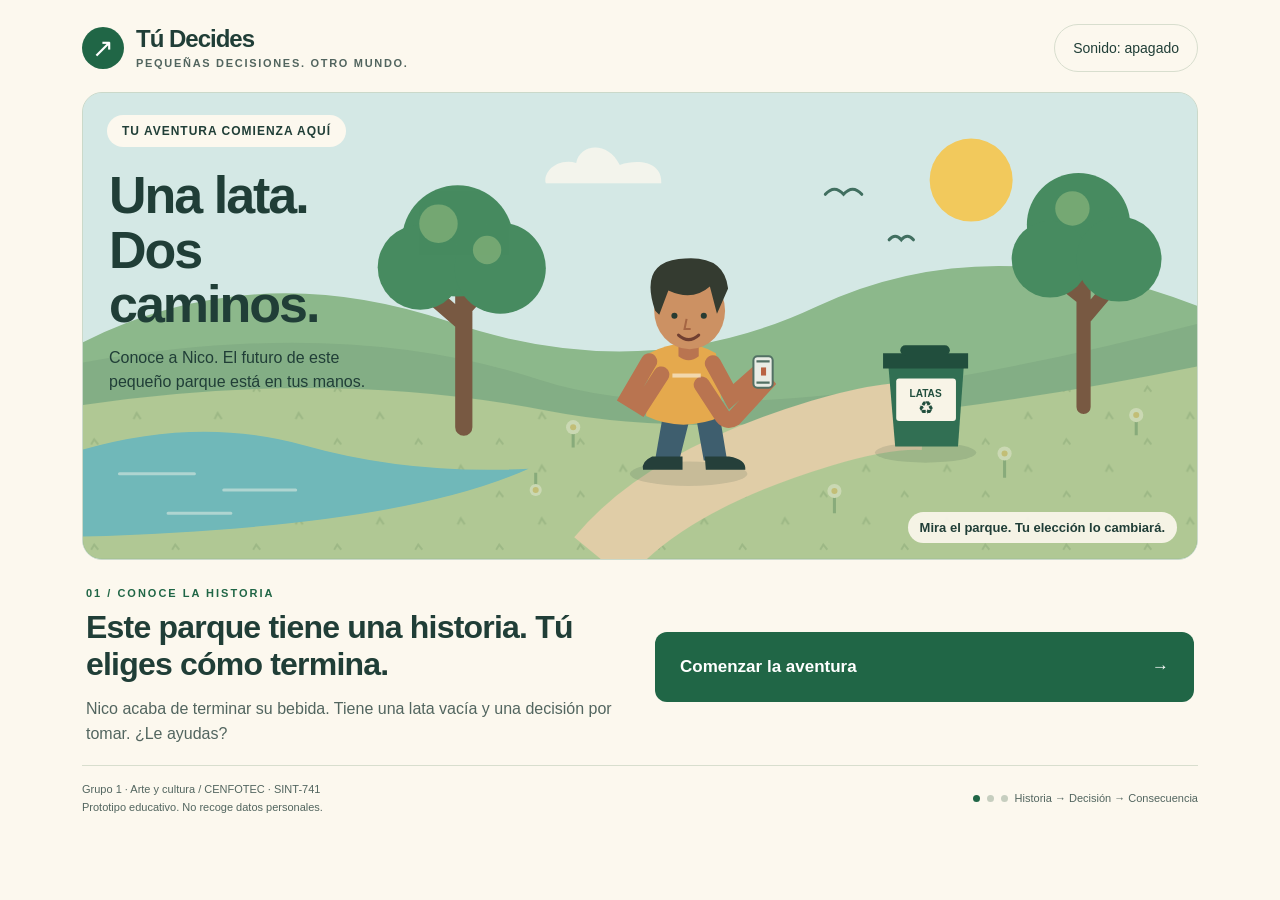
<file: 4. Estudiantes/Mario-Barsallo/lab-02/prototipo/Tu-Decides.html>
<!doctype html>
<html lang="es">
<head>
<meta charset="utf-8"><meta name="viewport" content="width=device-width, initial-scale=1">
<meta name="description" content="Tú Decides: un juego narrativo sobre una lata y dos caminos para nuestro entorno.">
<title>Tú Decides · Una lata, dos caminos</title>
<style>
:root{--paper:#fcf8ee;--ink:#203e37;--muted:#52655f;--green:#206646;--orange:#9b4927;--line:#d8dece;--yellow:#f2c95c}
*{box-sizing:border-box}body{margin:0;background:var(--paper);color:var(--ink);font-family:'Trebuchet MS',Verdana,sans-serif}button{font:inherit;cursor:pointer;min-height:48px;border:0}button:focus-visible,textarea:focus-visible{outline:4px solid #1c67bd;outline-offset:5px}button:hover{filter:brightness(.94)}button:active{transform:translateY(2px)}[hidden]{display:none!important}
main{max-width:1180px;margin:auto;padding:24px 32px 32px}header{display:flex;align-items:center;justify-content:space-between;gap:16px;margin-bottom:20px}.brand{display:flex;align-items:center;gap:12px}.mark{width:42px;height:42px;border-radius:50%;background:var(--green);color:white;display:grid;place-items:center;font-size:26px}.brand strong{display:block;font-size:24px;letter-spacing:-1px}.brand small{font-size:11px;font-weight:bold;letter-spacing:1.7px;color:var(--muted);text-transform:uppercase}.tools{display:flex;gap:10px}.quiet{background:transparent;border:1px solid var(--line);border-radius:30px;padding:10px 18px;font-size:14px;color:var(--ink)}
.stage{position:relative;overflow:hidden;border-radius:20px;background:#d4e8e5;border:1px solid #cbd9ca}.scene{display:block;width:100%;height:auto;min-height:240px}.scene .sky{fill:#d4e8e5;transition:fill 1.2s}.scene .hill{fill:#8cb88b;transition:fill 1.2s}.scene .grass{fill:#b0c894;transition:fill 1.2s}.scene .water{fill:#70b8b9;transition:fill 1.2s}.scene .leaf{fill:#478b60;transition:fill 1.2s}.scene .sun{fill:#f2c95c;transition:fill 1.2s}.scene .trash{opacity:0;transition:opacity 1s}.scene .flowers{opacity:.35;transition:opacity 1s}.scene .bird{transition:opacity 1s}.scene .can-moving{transform-box:fill-box;transform-origin:center;transition:transform 1.1s ease-in-out}.scene .brow,.scene .sad-mouth{opacity:0}.scene .smile{opacity:1}.scene .happy-glow{opacity:0;transition:opacity 1s}
[data-world="clean"] .sky{fill:#cdece9}[data-world="clean"] .hill{fill:#6dad79}[data-world="clean"] .grass{fill:#9cc87d}[data-world="clean"] .flowers,[data-world="clean"] .happy-glow{opacity:1}[data-world="clean"] .can-moving{transform:translate(161px,26px) rotate(5deg);opacity:0;transition:transform 1.1s ease-in-out,opacity .3s .9s}[data-world="dirty"] .sky{fill:#c6c9c3}[data-world="dirty"] .hill{fill:#979e7c}[data-world="dirty"] .grass{fill:#b2af85}[data-world="dirty"] .water{fill:#8b9b88}[data-world="dirty"] .leaf{fill:#8b9972}[data-world="dirty"] .sun{fill:#d2c6a0}[data-world="dirty"] .trash{opacity:1}[data-world="dirty"] .flowers,[data-world="dirty"] .bird,[data-world="dirty"] .smile{opacity:0}[data-world="dirty"] .brow,[data-world="dirty"] .sad-mouth{opacity:1}[data-world="dirty"] .can-moving{transform:translate(40px,139px) rotate(12deg)}
.scene-tag{position:absolute;top:22px;left:24px;background:var(--paper);border-radius:22px;padding:9px 15px;font-size:12px;letter-spacing:1px;font-weight:bold;text-transform:uppercase}.intro-caption{position:absolute;top:75px;left:26px;max-width:310px}.intro-caption h1{font-size:clamp(28px,4.4vw,52px);line-height:1.05;letter-spacing:-2px;margin:0 0 14px}.intro-caption p{font-size:16px;line-height:1.5;margin:0;max-width:260px}.scene-note{position:absolute;right:20px;bottom:16px;background:#fcf8eee8;padding:8px 12px;border-radius:20px;font-size:13px;font-weight:bold}
.panel{display:grid;grid-template-columns:1fr 1fr;gap:30px;align-items:center;padding:27px 4px 18px}.eyebrow{font-size:11px;letter-spacing:2px;font-weight:bold;text-transform:uppercase;color:var(--green);margin:0 0 10px}h2{font-size:clamp(23px,3vw,32px);letter-spacing:-.8px;line-height:1.17;margin:0 0 12px}.copy{font-size:16px;line-height:1.6;color:var(--muted);margin:0}.actions{display:flex;gap:12px}.primary{background:var(--green);color:#fff;padding:16px 25px;border-radius:12px;font-weight:bold;font-size:17px}.start{width:100%;display:flex;align-items:center;justify-content:space-between;min-height:70px}.choice{flex:1;min-height:108px;text-align:left;border-radius:12px;padding:18px 20px;font-weight:bold;font-size:18px}.choice span{display:block;font-size:13px;margin-top:9px;font-weight:normal;line-height:1.4}.recycle{background:var(--green);color:white}.litter{background:#f3e4ce;color:#623822;border:1px solid #dac8af}.kbd{display:inline-grid!important;place-items:center!important;width:25px;height:25px;border:1px solid currentColor;border-radius:6px;font-size:12px!important;margin:0 8px 0 0!important;opacity:.8}.result-buttons{display:flex;flex-direction:column;gap:10px}.reflection{margin-top:16px;padding-top:16px;border-top:1px solid var(--line);font-size:14px;line-height:1.5}.reflection strong{display:block;margin-bottom:4px}footer{border-top:1px solid var(--line);padding-top:15px;display:flex;justify-content:space-between;gap:15px;color:var(--muted);font-size:11px;line-height:1.6}.progress{display:flex;gap:7px;align-items:center}.dot{width:7px;height:7px;border-radius:50%;background:#c6cebf}.dot.active{background:var(--green)}.sr-only{position:absolute;width:1px;height:1px;overflow:hidden;clip:rect(0,0,0,0)}
@media(max-width:650px){main{padding:16px}.brand strong{font-size:21px}.brand small{font-size:9px;letter-spacing:1px}.tools .quiet{padding:8px 12px;font-size:12px}.panel{grid-template-columns:1fr;gap:20px;padding-top:23px}.intro-caption{top:65px;left:18px;max-width:150px}.intro-caption h1{font-size:28px;letter-spacing:-1px}.intro-caption p{font-size:12px;max-width:145px}.scene-tag{top:14px;left:14px;font-size:10px}.scene{height:300px;object-fit:cover;object-position:54%}.scene-note{font-size:10px;right:10px;bottom:10px}.choice{padding:16px 12px;font-size:16px;min-height:105px}.choice span{font-size:12px}footer{flex-direction:column;gap:8px}h2{font-size:25px}}
@media(prefers-reduced-motion:reduce){*,*::before,*::after{transition:none!important;animation:none!important}}
</style>
</head>
<body>
<main>
<header><div class="brand"><span class="mark" aria-hidden="true">↗</span><div><strong>Tú Decides</strong><small>Pequeñas decisiones. Otro mundo.</small></div></div><div class="tools"><button id="sound" class="quiet" aria-pressed="false" type="button">Sonido: apagado</button></div></header>
<section class="stage" id="stage" data-world="neutral" aria-label="Parque donde ocurre la historia">
<span class="scene-tag" id="tag">Tu aventura comienza aquí</span>
<div class="intro-caption" id="intro-caption"><h1>Una lata.<br>Dos caminos.</h1><p>Conoce a Nico. El futuro de este pequeño parque está en tus manos.</p></div>
<svg class="scene" viewBox="0 0 1100 460" role="img" aria-labelledby="scene-title scene-desc" xmlns="http://www.w3.org/2000/svg">
<title id="scene-title">Nico y el parque</title><desc id="scene-desc">Nico tiene una lata vacía. A su derecha hay un contenedor para reciclar.</desc>
<defs><pattern id="grass-texture" width="80" height="52" patternUnits="userSpaceOnUse"><path d="M8 35l3-5 4 5M50 10l3-6 4 6" fill="none" stroke="#52774c" opacity=".2" stroke-width="2"/></pattern></defs>
<rect class="sky" width="1100" height="460"/>
<circle class="sun" cx="877" cy="86" r="41"/>
<g fill="#fcf8ee" opacity=".8"><path d="M530 71c-12-24-39-21-43-2-20-5-33 10-30 20h114c1-19-19-25-41-18Z"/><path d="M1010 154c-11-19-33-22-43-3-19-7-31 6-30 15h100c0-14-15-21-27-12Z"/></g>
<path class="hill" d="M0 246Q170 161 362 226T724 211T1100 210V460H0Z"/>
<path fill="#769e7c" opacity=".4" d="M0 266Q259 220 450 283T1100 228V460H0Z"/>
<path class="grass" d="M0 308Q244 272 460 314T1100 270V460H0Z"/>
<path fill="url(#grass-texture)" d="M0 308Q244 272 460 314T1100 270V460H0Z"/>
<path class="water" d="M0 352Q116 319 219 348T440 371Q313 429 0 438Z"/>
<path d="M36 376h74m29 16h71m-126 23h62" stroke="#fcf8ee" stroke-width="3" opacity=".45" stroke-linecap="round"/>
<g stroke="#785942" stroke-linecap="round"><path d="M376 330V170m0 57-39-34m39 19 33-36" stroke-width="17"/><path d="M988 310V158m0 45-30-24m30 44 33-39" stroke-width="14"/></g>
<g class="leaf"><circle cx="370" cy="146" r="55"/><circle cx="333" cy="172" r="42"/><circle cx="412" cy="173" r="45"/><circle cx="983" cy="130" r="51"/><circle cx="955" cy="164" r="38"/><circle cx="1023" cy="164" r="42"/></g>
<g fill="#b8d290" opacity=".4"><circle cx="351" cy="129" r="19"/><circle cx="399" cy="155" r="14"/><circle cx="977" cy="114" r="17"/></g>
<g class="bird" fill="none" stroke="#416f60" stroke-width="3" stroke-linecap="round"><path d="M733 100q9-10 18 0q9-10 18 0M796 145q6-7 12 0q6-7 12 0"/></g>
<path d="M511 460q63-77 218-124q63-19 101-17" fill="none" stroke="#e0cda7" stroke-width="67"/>
<ellipse cx="598" cy="376" rx="58" ry="12" fill="#203e37" opacity=".13"/>
<!-- Personaje original: Nico -->
<g id="nico"><path d="M573 316l-8 46h24l11-44m5 0 8 45h23l-9-55" fill="#3e5e6e"/><path d="M562 359h30v13h-39q-2-8 9-13m52 0h24q17 3 16 13h-39Z" fill="#253f3a"/><path d="M559 257q35-19 66 0l7 62q-40 17-76 0Z" fill="#e5a94d"/><path d="M559 265l-21 36 13 8 20-31m51-11 18 33 26-23 8 10-31 34q-8 5-13-4l-19-29" fill="none" stroke="#b97450" stroke-width="16" stroke-linecap="round"/><path d="M588 241v19q10 8 20 0v-19" fill="#b97450"/><ellipse cx="599" cy="215" rx="35" ry="38" fill="#cc9163"/><path d="M565 215q-16-46 23-51q45-6 49 29l-11 25-7-27q-17 15-41 4l-9 24Z" fill="#343b30"/><circle cx="584" cy="220" r="3" fill="#273b32"/><circle cx="613" cy="220" r="3" fill="#273b32"/><path d="M596 223l-2 10h6" fill="none" stroke="#a56543" stroke-width="2"/><path class="smile" d="M588 239q10 9 20 0" stroke="#703f31" fill="none" stroke-width="3" stroke-linecap="round"/><path class="sad-mouth" d="M589 245q9-8 19 0" stroke="#703f31" fill="none" stroke-width="3" stroke-linecap="round"/><path class="brow" d="M579 211l11 3m19 0 10-3" stroke="#343b30" stroke-width="3"/><path d="M582 279h28" stroke="#fcf8ee" stroke-width="4" opacity=".6"/></g>
<g class="can-moving"><rect x="662" y="260" width="19" height="31" rx="4" fill="#e9ece5" stroke="#527064" stroke-width="2"/><path d="M665 265h13m-13 21h13" stroke="#527064" stroke-width="2"/><path d="M672 271v8" stroke="#b96343" stroke-width="5"/></g>
<!-- Contenedor identificado por material, no por un código de color regional -->
<g><ellipse cx="832" cy="355" rx="50" ry="10" fill="#203e37" opacity=".13"/><path d="M795 266h75l-6 83h-62Z" fill="#316f53"/><path d="M790 257h84v15h-84Z" fill="#214e3d"/><rect x="807" y="249" width="49" height="10" rx="5" fill="#214e3d"/><rect x="803" y="282" width="59" height="42" rx="3" fill="#f8f4e7"/><text x="832" y="300" text-anchor="middle" font-family="Verdana,sans-serif" font-size="10" font-weight="bold" fill="#214e3d">LATAS</text><text x="832" y="317" text-anchor="middle" font-family="Verdana,sans-serif" font-size="18" fill="#214e3d">♻</text></g>
<g class="flowers"><g stroke="#41774d" stroke-width="3"><path d="M484 350v-17m426 47v-20m-168 55v-19m298-58v-17m-593 69v-15"/></g><g fill="#fcf8ee"><circle cx="484" cy="330" r="7"/><circle cx="910" cy="356" r="7"/><circle cx="742" cy="393" r="7"/><circle cx="1040" cy="318" r="7"/><circle cx="447" cy="392" r="6"/></g><g fill="#e4ad40"><circle cx="484" cy="330" r="3"/><circle cx="910" cy="356" r="3"/><circle cx="742" cy="393" r="3"/><circle cx="1040" cy="318" r="3"/><circle cx="447" cy="392" r="3"/></g></g>
<g class="trash" stroke="#8c755e" stroke-width="2"><path d="M498 386l22-7 13 14-27 5Z" fill="#dfc8b5"/><path d="M946 413l-7-18 18-6 13 14Z" fill="#f1ddbd"/><path d="M253 366l22-6 12 12-20 8Z" fill="#d9b0a1"/><rect x="731" y="347" width="13" height="26" rx="3" fill="#c9d7ce" transform="rotate(65 737 360)"/><path d="M1026 365l29 2-8 14-27-7Z" fill="#dbb797"/><path d="M408 428l-8-16 21-6 8 16Z" fill="#ded9bf"/><rect x="863" y="396" width="25" height="13" rx="3" fill="#c0cbc3" transform="rotate(-20 875 402)"/></g>
<g class="happy-glow" stroke="#fcf8ee" stroke-width="3" stroke-linecap="round"><path d="M882 241v12m-6-6h12m-169-17v10m-5-5h10m202 53v12m-6-6h12"/></g>
</svg>
<span class="scene-note" id="scene-note">Mira el parque. Tu elección lo cambiará.</span>
</section>
<section class="panel" aria-label="Historia y decisiones">
<div><p class="eyebrow" id="step-label">01 / Conoce la historia</p><h2 id="heading" tabindex="-1">Este parque tiene una historia.<br>Tú eliges cómo termina.</h2><p class="copy" id="story">Nico acaba de terminar su bebida. Tiene una lata vacía y una decisión por tomar. ¿Le ayudas?</p><div class="reflection" id="reflection" hidden><strong>Para conversar</strong><span id="reflection-text"></span></div></div>
<div>
<button class="primary start" id="start" type="button"><span>Comenzar la aventura</span><span aria-hidden="true">→</span></button>
<div class="actions" id="choices" hidden><button class="choice recycle" id="recycle" type="button"><span class="kbd" aria-hidden="true">1</span>Reciclarla<span>Poner la lata en el contenedor de latas.</span></button><button class="choice litter" id="litter" type="button"><span class="kbd" aria-hidden="true">2</span>Tirarla al suelo<span>Dejar la lata en el parque.</span></button></div>
<div class="result-buttons" id="results" hidden><button class="primary" id="reset" type="button">Volver a jugar ↻</button><p class="copy" style="font-size:13px">Prueba el otro camino y compara los dos finales.</p></div>
</div>
</section>
<p id="announcement" class="sr-only" role="status" aria-live="polite"></p>
<footer><span>Grupo 1 · Arte y cultura / CENFOTEC · SINT-741<br>Prototipo educativo. No recoge datos personales.</span><span class="progress" aria-label="Progreso de la historia"><i class="dot active"></i><i class="dot"></i><i class="dot"></i><span id="progress-label">Historia → Decisión → Consecuencia</span></span></footer>
</main>
<script id="game-engine">
(function(root){
  function transition(state, action){
    if (!state || action === 'reset') return {phase:'intro',world:'neutral',choice:null};
    if (action === 'start' && state.phase === 'intro') return {phase:'choice',world:'neutral',choice:null};
    if (state.phase === 'choice' && (action === 'recycle' || action === 'litter')) return {phase:'ending',world:action === 'recycle' ? 'clean' : 'dirty',choice:action};
    return state;
  }
  const api = {transition};
  if(typeof module !== 'undefined' && module.exports) module.exports = api;
  else root.TuDecides = api;
})(typeof window !== 'undefined' ? window : this);
</script>
<script>
(() => {
'use strict';
const $ = id => document.getElementById(id);
let state = TuDecides.transition(undefined,'reset');
let sound = false, audio = null, timer = null, noteIndex = 0;
const text = {
 intro: {tag:'Tu aventura comienza aquí',step:'01 / Conoce la historia',heading:'Este parque tiene una historia. Tú eliges cómo termina.',story:'Nico acaba de terminar su bebida. Tiene una lata vacía y una decisión por tomar. ¿Le ayudas?',note:'Mira el parque. Tu elección lo cambiará.',desc:'Nico tiene una lata vacía. A su derecha hay un contenedor para reciclar.'},
 choice: {tag:'Una pequeña decisión',step:'02 / Tú tienes el control',heading:'¿Qué haces con la lata?',story:'Nico mira el contenedor y luego el suelo. Elige un camino y observa qué pasa con el parque y con la música.',note:'Elige con los botones o las teclas 1 y 2.',desc:'Nico espera tu decisión: reciclar la lata o tirarla al suelo.'},
 clean: {tag:'Final / Un parque para todos',step:'03 / Tu decisión deja huella',heading:'¡Un pequeño gesto, un gran comienzo!',story:'Nico coloca la lata en el contenedor. En este final, el parque se vuelve más verde, aparecen flores y la música suena armoniosa. El lugar sigue siendo un hogar para jugar y compartir.',note:'Elegiste cuidar este lugar.',desc:'El parque está limpio y verde, con flores. Nico ha puesto su lata en el contenedor.',question:'¿Qué cambió en el parque? ¿Dónde pondrías una lata vacía en tu comunidad?'},
 dirty: {tag:'Final / Un parque que necesita ayuda',step:'03 / Tu decisión deja huella',heading:'La lata no desaparece al dejarla atrás.',story:'Nico tira la lata al suelo. En este final, aparece más basura, el parque pierde color y la música se vuelve caótica. La lata puede terminar en el agua. Pero siempre podemos elegir hacerlo mejor.',note:'El parque necesita que lo cuidemos.',desc:'La lata está en el suelo y hay basura en el parque. El paisaje ha perdido color y Nico está triste.',question:'¿Qué cambió en el parque? Si pudieras elegir otra vez, ¿qué harías y por qué?'}
};
function render(focus){
 const t=text[state.phase==='ending'?state.world:state.phase];
 $('stage').dataset.world=state.world;
 for(const [id,key] of [['tag','tag'],['step-label','step'],['heading','heading'],['story','story'],['scene-note','note'],['scene-desc','desc']]) $(id).textContent=t[key];
 $('intro-caption').hidden=state.phase!=='intro';$('start').hidden=state.phase!=='intro';$('choices').hidden=state.phase!=='choice';$('results').hidden=state.phase!=='ending';$('reflection').hidden=state.phase!=='ending';
 $('reflection-text').textContent=t.question||'';
 document.querySelectorAll('.dot').forEach((el,i)=>el.classList.toggle('active',i===({intro:0,choice:1,ending:2}[state.phase])));
 if(focus){$('heading').focus({preventScroll:true});$('announcement').textContent=t.heading+' '+t.story;}
}
function tone(){
 if(!sound||!audio||audio.state!=='running'||state.phase==='intro')return;
 const dirty=state.world==='dirty', notes=dirty?[220,233.08,311.13,207.65]:[261.63,329.63,392,523.25];
 const now=audio.currentTime;const osc=audio.createOscillator();const gain=audio.createGain();
 osc.type=dirty?'triangle':'sine';osc.frequency.value=notes[noteIndex++%notes.length];gain.gain.setValueAtTime(0,now);gain.gain.linearRampToValueAtTime(.045,now+.035);gain.gain.exponentialRampToValueAtTime(.001,now+.5);osc.connect(gain);gain.connect(audio.destination);osc.start(now);osc.stop(now+.55);
 osc.onended=()=>{osc.disconnect();gain.disconnect();};
}
async function setSound(on){
 try{
  if(on){const Audio=window.AudioContext||window.webkitAudioContext;if(!Audio)throw new Error('no audio');if(!audio)audio=new Audio();await audio.resume();}
  sound=on;
  $('sound').textContent=on?'Sonido: encendido':'Sonido: apagado';$('sound').setAttribute('aria-pressed',String(on));
  if(timer)clearInterval(timer);timer=null;if(on){tone();timer=setInterval(tone,600);}
 }catch(e){sound=false;$('sound').textContent='Sonido no disponible';$('sound').setAttribute('aria-pressed','false');}
}
function act(action){state=TuDecides.transition(state,action);noteIndex=0;render(true);if(action==='start')setSound(true);if(action==='reset')setSound(false);}
$('start').addEventListener('click',()=>act('start'));$('recycle').addEventListener('click',()=>act('recycle'));$('litter').addEventListener('click',()=>act('litter'));$('reset').addEventListener('click',()=>act('reset'));$('sound').addEventListener('click',()=>setSound(!sound));
document.addEventListener('keydown',e=>{if(e.repeat||e.ctrlKey||e.altKey||e.metaKey)return;if(state.phase==='choice'&&(e.key==='1'||e.key==='2')){e.preventDefault();act(e.key==='1'?'recycle':'litter');}});
document.addEventListener('visibilitychange',()=>{if(document.hidden&&audio)audio.suspend().catch(()=>{});else if(sound&&audio)audio.resume().catch(()=>{});});
render(false);
})();
</script>
</body>
</html>
</file>
